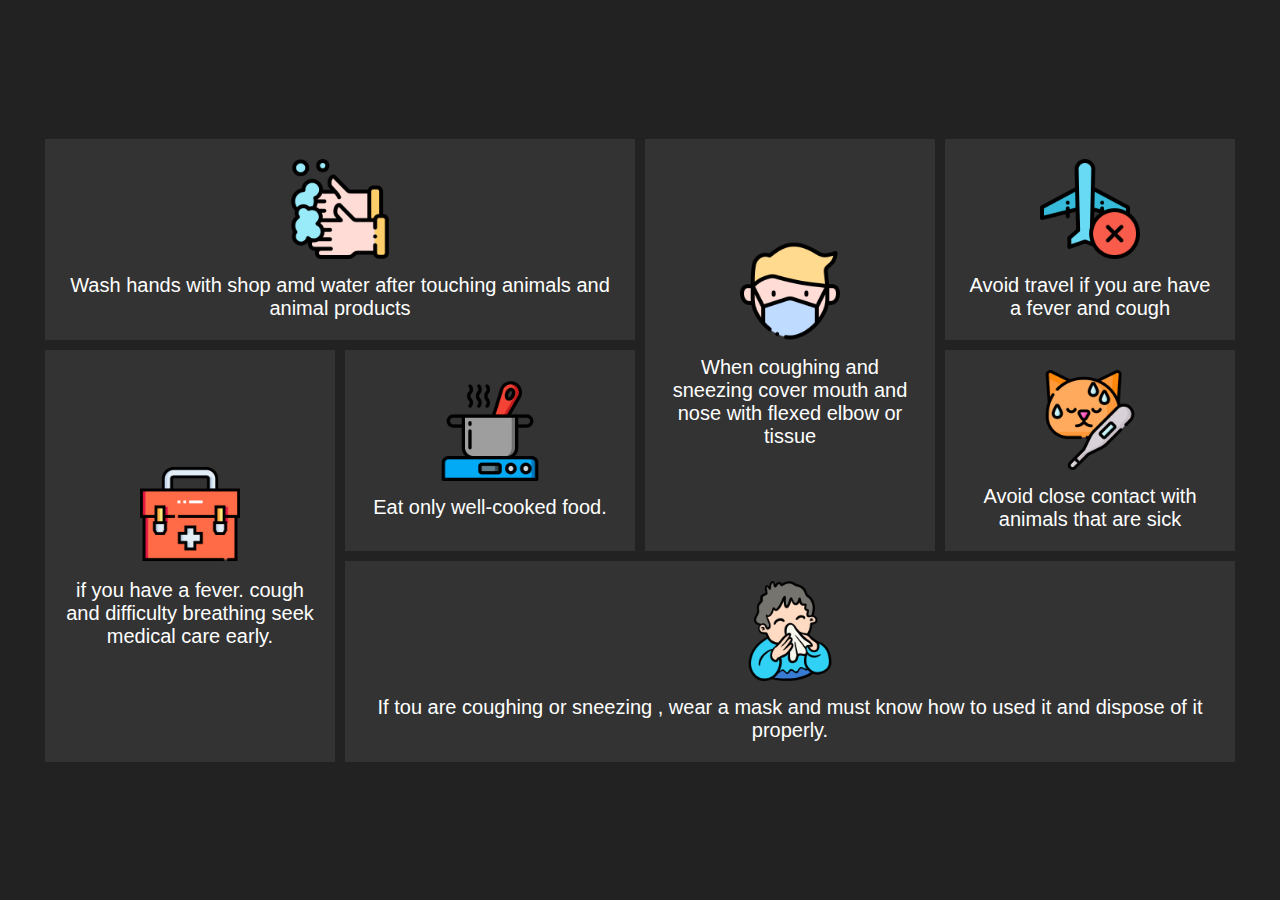
<file: case-5/index.html>
<!DOCTYPE html>
<html lang="en">
<head>
    <meta charset="UTF-8">
    <meta name="viewport" content="width=device-width, initial-scale=1.0">
    <title>Document</title>
    <link rel="stylesheet" href="./style.css">
</head>
<body>
    <div class="container">
        <div class="box">
            <div class="content">
                <img src="./pics/washing-hand.png">
                <p>Wash hands with shop amd water after touching animals and animal products</p>
            </div>
        </div>
        <div class="box">
            <div class="content">
                <img src="./pics/medical-mask.png">
                <p>When coughing and sneezing cover mouth and nose with flexed elbow or tissue</p>
            </div>
        </div>
        <div class="box">
            <div class="content">
                <img src="./pics/flight.png">
                <p>Avoid travel if you are have a fever and cough</p>
            </div>
        </div>
        <div class="box">
            <div class="content">
                <img src="./pics/first-aid-kit.png">
                <p>if you have a fever. cough and difficulty breathing seek medical care early.</p>
            </div>
        </div>
        <div class="box">
            <div class="content">
                <img src="./pics/cold.png">
                <p>If tou are coughing or sneezing , wear a mask and must know how to used it and dispose of it properly.</p>
            </div>
        </div>
        <div class="box">
            <div class="content">
                <img src="./pics/cooking.png">
                <p>Eat only well-cooked food.</p>
            </div>
        </div>
        <div class="box">
            <div class="content">
                <img src="./pics/fever.png">
                <p>Avoid close contact with animals that are sick</p>
            </div>
        </div>
    </div>
</body>
</html>
</file>
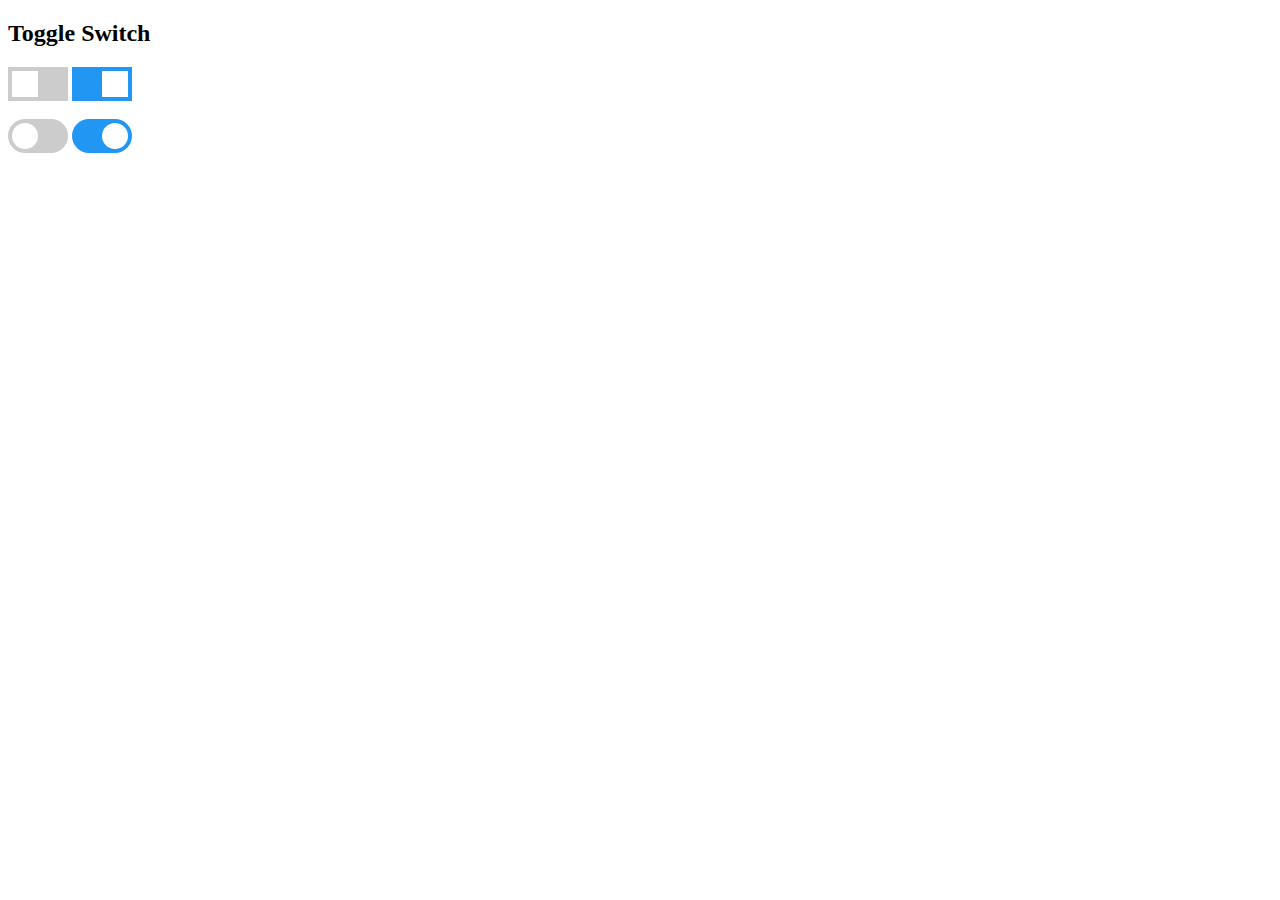
<file: 2nd page case-4/toggle checkbox.html>
<!DOCTYPE html>
<html>
<head>
<meta name="viewport" content="width=device-width, initial-scale=1">
<style>
.switch {
  position: relative;
  display: inline-block;
  width: 60px;
  height: 34px;
}

.switch input { 
  opacity: 0;
  width: 0;
  height: 0;
}

.slider {
  position: absolute;
  cursor: pointer;
  top: 0;
  left: 0;
  right: 0;
  bottom: 0;
  background-color: #ccc;
  -webkit-transition: .4s;
  transition: .4s;
}

.slider:before {
  position: absolute;
  content: "";
  height: 26px;
  width: 26px;
  left: 4px;
  bottom: 4px;
  background-color: white;
  -webkit-transition: .4s;
  transition: .4s;
}

input:checked + .slider {
  background-color: #2196F3;
}

input:focus + .slider {
  box-shadow: 0 0 1px #2196F3;
}

input:checked + .slider:before {
  -webkit-transform: translateX(26px);
  -ms-transform: translateX(26px);
  transform: translateX(26px);
}

/* Rounded sliders */
.slider.round {
  border-radius: 34px;
}

.slider.round:before {
  border-radius: 50%;
}
</style>
</head>
<body>

<h2>Toggle Switch</h2>

<label class="switch">
  <input type="checkbox">
  <span class="slider"></span>
</label>

<label class="switch">
  <input type="checkbox" checked>
  <span class="slider"></span>
</label><br><br>

<label class="switch">
  <input type="checkbox">
  <span class="slider round"></span>
</label>

<label class="switch">
  <input type="checkbox" checked>
  <span class="slider round"></span>
</label>

</body>
</html>
</file>
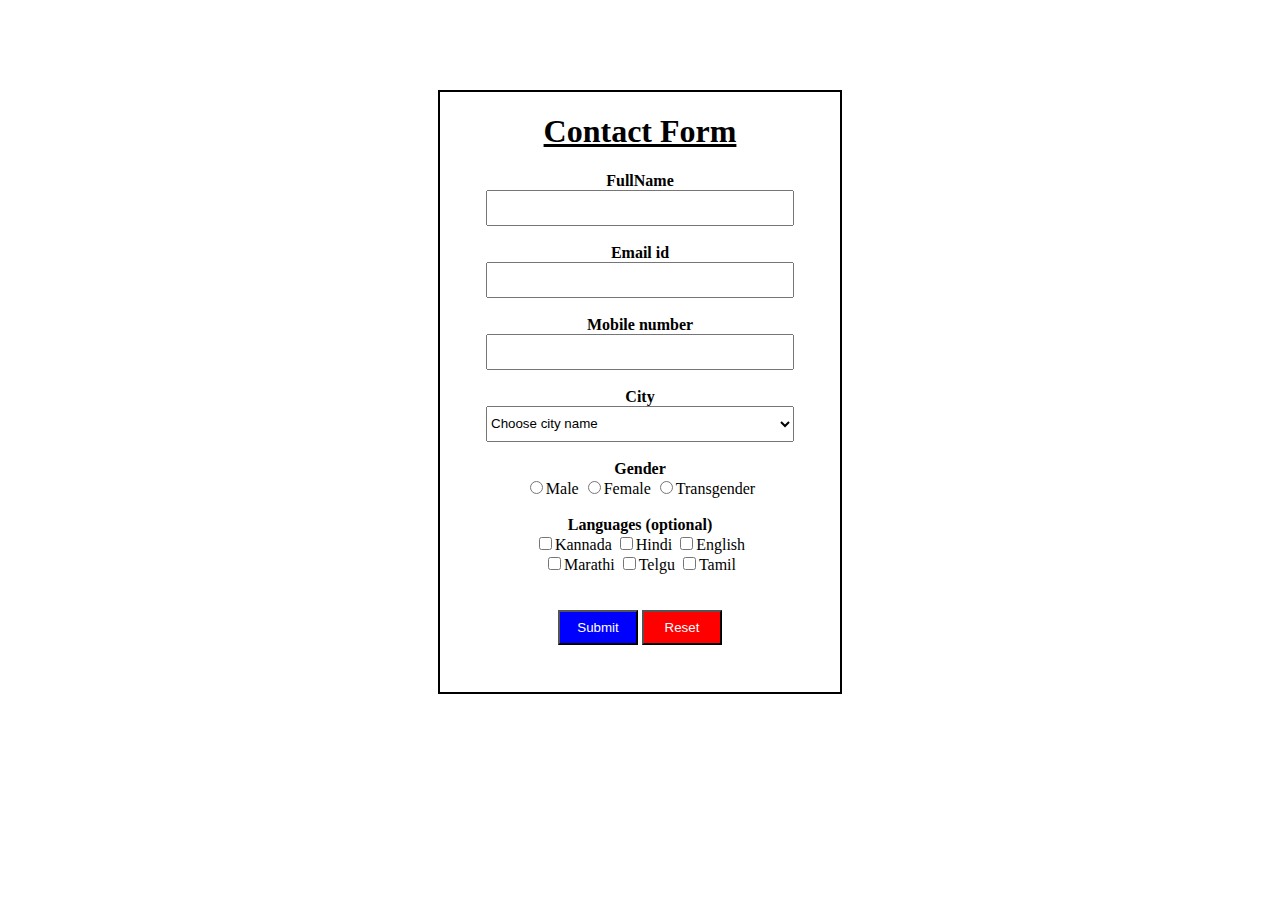
<file: case-4/p1.html>
<!DOCTYPE html>
<html lang="en">
<head>
    <meta charset="UTF-8">
    <meta http-equiv="X-UA-Compatible" content="IE=edge">
    <meta name="viewport" content="width=device-width, initial-scale=1.0">
    <title>FORM</title>
    <link rel="stylesheet" href="./style.css">
</head>
<body>
    
    <center>
        <form action="" autocomplete="off">
        <h1><u>Contact Form</u></h1>

        <label for="">FullName</label><br>
        <input type="text" name="name" id="name"><br><br>
        

        <label for="">Email id</label><br>
        <input type="email" name="email" id="email"><br><br>
        
        <label for="">Mobile number</label><br>
        <input type="number" name="mobile" id="mobile"><br><br>
        
        <label for="">City</label><br>
        <select name="city" id="city">
            <option value="">Choose city name</option>
            <option value="odisa">odisa</option>
            <option value="Dharwad">Dharwad</option>
            <option value="Belagav">Belagav</option>
            <option value="Haveri">Haveri</option>
            <option value="Banglore">Banglore</option>
            <option value="Mysore">Mysore</option>
        </select><br><br>
        

        <label for="">Gender</label><br>
            <input type="radio" value="Male" id="Male" name="gender">Male
            <input type="radio" value="Female" id="Female" name="gender">Female
            <input type="radio" name="gender" id="Transgender">Transgender
            <br><br>


         <label for="">Languages (optional)</label><br>
            <input type="checkbox" value="Kannada" id="Kannada" name="Kannada">Kannada
            <input type="checkbox" value="Hindi" id="Hindi" name="Hindi">Hindi 
            <input type="checkbox" value="English" id="English" name="English">English <br>
            <input type="checkbox" value="Marathi" id="Marathi" name="Marathi">Marathi 
            <input type="checkbox" value="Telgu" id="Telgu" name="Telgu">Telgu
            <input type="checkbox" value="Tamil" id="Tamil" name="Tamil">Tamil <br><br>
            <br>

        <button type="submit" id="submit">Submit</button>
        <button type="reset" id="reset">Reset</button>
 
        

    </form>
</center>
</body>
</html>
</file>
<file: case-5/style.css>
*{
    margin: 0;
    padding: 0;
    box-sizing: border-box;
    font-family: sans-serif;
}
body{
    display: flex;
    justify-content: center;
    align-items: center;
    min-height: 100vh;
    background: #222;
}


.container {
    position: relative;
    max-width: 100%;
    display: grid;
    grid-template-columns: repeat(auto-fill, minmax(300px, 1fr));
    grid-template-rows: minmax(100px , auto);
    margin: 40px;
    grid-auto-flow: dense;
}

.container .box {
    background: #333;
    padding: 20px;
    margin: 5px;
    display: grid;
    font-size: 20px;
    place-items: center;
    text-align: center;
    color: #fff;
    transition: 0.5s;
}

.container .box:hover {
    background: #e91e63;
}

.container .box img {
    position: relative;
    max-width: 100px;
    margin-bottom: 10px;
}

.container .box:nth-child(1)
{
    grid-column: span 2;
    grid-row: span 1;
}
.container .box:nth-child(2)
{
    grid-column: span 1;
    grid-row: span 2;
}
.container .box:nth-child(4)
{
    grid-column: span 1;
    grid-row: span 2;
}
.container .box:nth-child(5)
{
    grid-column: span 3;
    grid-row: span 1;
}

@media (max-width: 991px) {
    .container{
        grid-template-columns: repeat(auto-fill, minmax(300px, 1fr));
        grid-template-rows: minmax(100px , auto);
    }
    
    .container .box{
        grid-column: unset !important;
        grid-row: unset !important;
    }
}
</file>
<file: case-4/style.css>
form{
    border: 2px solid black;
    height:600px;
    width: 400px;
    margin-top: 90px;
}

#name,#mobile,#email{
    height: 30px;
    width: 300px;
    
}

label{
    font-weight: bold;
}
#city{
    height: 36px;
    width: 308px;
}

#submit{
    background-color:blue ;
    color: #fff;
    height: 35px;
    width: 80px;
}

#reset{
    background-color: red ;
    color: #fff;
    height: 35px;
    width: 80px;
}
</file>
